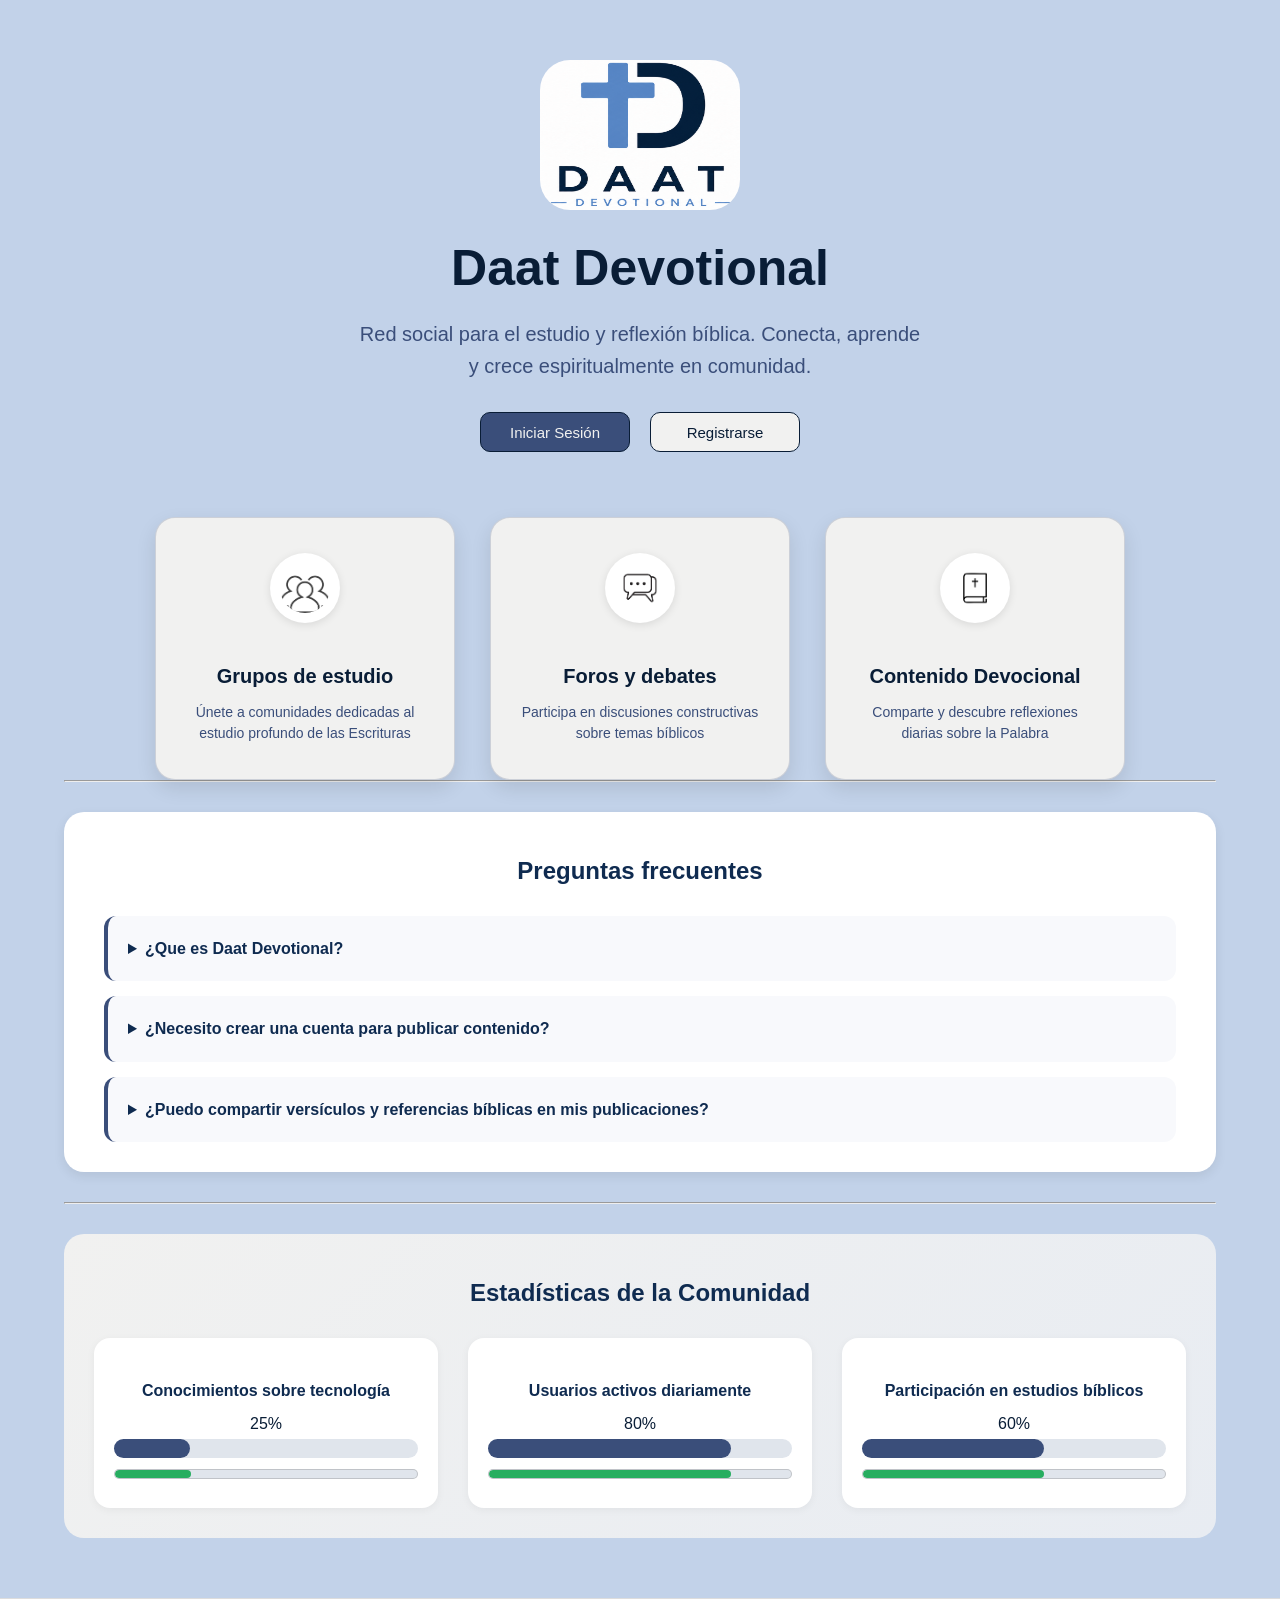
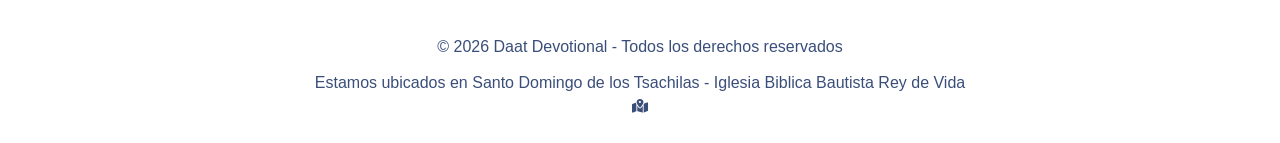
<file: index.html>
<!DOCTYPE html>
<html lang="es">
<head>
    <meta charset="UTF-8">
    <meta name="viewport" content="width=device-width, initial-scale=1.0">
    <title>Daat Devotional - Inicio</title>
    <link rel="icon" href="imagenes/mundo.png" type="image/x-icon">
    <link rel="stylesheet" href="css/general.css">
    <link rel="stylesheet" href="css/index.css">
    <link rel="stylesheet" href="https://cdnjs.cloudflare.com/ajax/libs/font-awesome/6.5.0/css/all.min.css">
</head>
<body id="bienvenida">
    <main>
        <!-- BLOQUE 1: PRESENTACIÓN PRINCIPAL -->
        <section id="presentacion">
            <div class="logo-principal">
                <img src="imagenes/LogoPrincipal.png" alt="Logo Principal">
            </div>
            <h1 class="titulo-principal">Daat Devotional</h1>
            <p class="subtitulo-principal">
                Red social para el estudio y reflexión bíblica. Conecta, aprende <br>
                y crece espiritualmente en comunidad.
            </p>
            <div class="botones">
                <a href="pages/formularios/login.html" class="btn-login">Iniciar Sesión</a>
                <a href="pages/formularios/registro.html" class="btn-registro">Registrarse</a>
            </div>
        </section>

        <!-- BLOQUE 2: TARJETAS DE INTERESES -->
        <section id="tarjetas">
            <article class="card">
                <img src="imagenes/usuarios.png" alt="Usuarios">
                <h2>Grupos de estudio</h2>
                <p>Únete a comunidades dedicadas al estudio profundo de las Escrituras</p>
            </article>
            <article class="card">
                <img src="imagenes/mensaje.png" alt="Foros">
                <h2>Foros y debates</h2>
                <p>Participa en discusiones constructivas sobre temas bíblicos</p>
            </article>
            <article class="card">
                <img src="imagenes/biblia.png" alt="Biblia">
                <h2>Contenido Devocional</h2>
                <p>Comparte y descubre reflexiones diarias sobre la Palabra</p>
            </article>
        </section>

        <hr class="separador">

        <!-- BLOQUE 3: PREGUNTAS FRECUENTES -->
        <aside id="preguntas-frecuentes">
            <h2 style="text-align: center;">Preguntas frecuentes</h2>
            <details>
                <summary>¿Que es Daat Devotional?</summary>
                <p>Daat Devotional es una red social enfocada en la divulgación de contenido de estudio bíblico para crecer espiritualmente y mantener una buena coinonia</p>
            </details>
            <details>
                <summary>¿Necesito crear una cuenta para publicar contenido?</summary>
                <p>Sí, necesitas registrarte e iniciar sesión para compartir reflexiones, comentar publicaciones y participar en grupos o foros.</p>
            </details>
            <details>
                <summary>¿Puedo compartir versículos y referencias bíblicas en mis publicaciones?</summary>
                <p>Sí, cada usuario puede agregar reflexiones personales, versículos bíblicos y referencias para compartir mensajes de fe con la comunidad.</p>
            </details>
        </aside>

        <hr class="separador">

        <!-- BLOQUE 4: ESTADÍSTICAS -->
        <section id="estadisticas">
            <h2>Estadísticas de la Comunidad</h2>
            <div class="grupo-estadisticas">
                <div class="item-estadistica">
                    <p><strong>Conocimientos sobre tecnología</strong></p>
                    <span>25%</span>
                    <progress value="25" max="100"></progress>
                    <meter value="25" min="0" max="100"></meter>
                </div>
                <div class="item-estadistica">
                    <p><strong>Usuarios activos diariamente</strong></p>
                    <span>80%</span>
                    <progress value="80" max="100"></progress>
                    <meter value="80" min="0" max="100"></meter>
                </div>
                <div class="item-estadistica">
                    <p><strong>Participación en estudios bíblicos</strong></p>
                    <span>60%</span>
                    <progress value="60" max="100"></progress>
                    <meter value="60" min="0" max="100"></meter>
                </div>
            </div>
        </section>
    </main>

    <footer>
        <p>&copy; 2026 Daat Devotional - Todos los derechos reservados</p>
        <p>Estamos ubicados en Santo Domingo de los Tsachilas - Iglesia Biblica Bautista Rey de Vida</p>
        <a href="https://maps.app.goo.gl/roqSy7ny4ynnwmRu9" target="_blank" aria-label="Ubicación en mapa">
            <i class="fa-solid fa-map-location-dot"></i>
        </a>
    </footer>
</body>
</html>
</file>
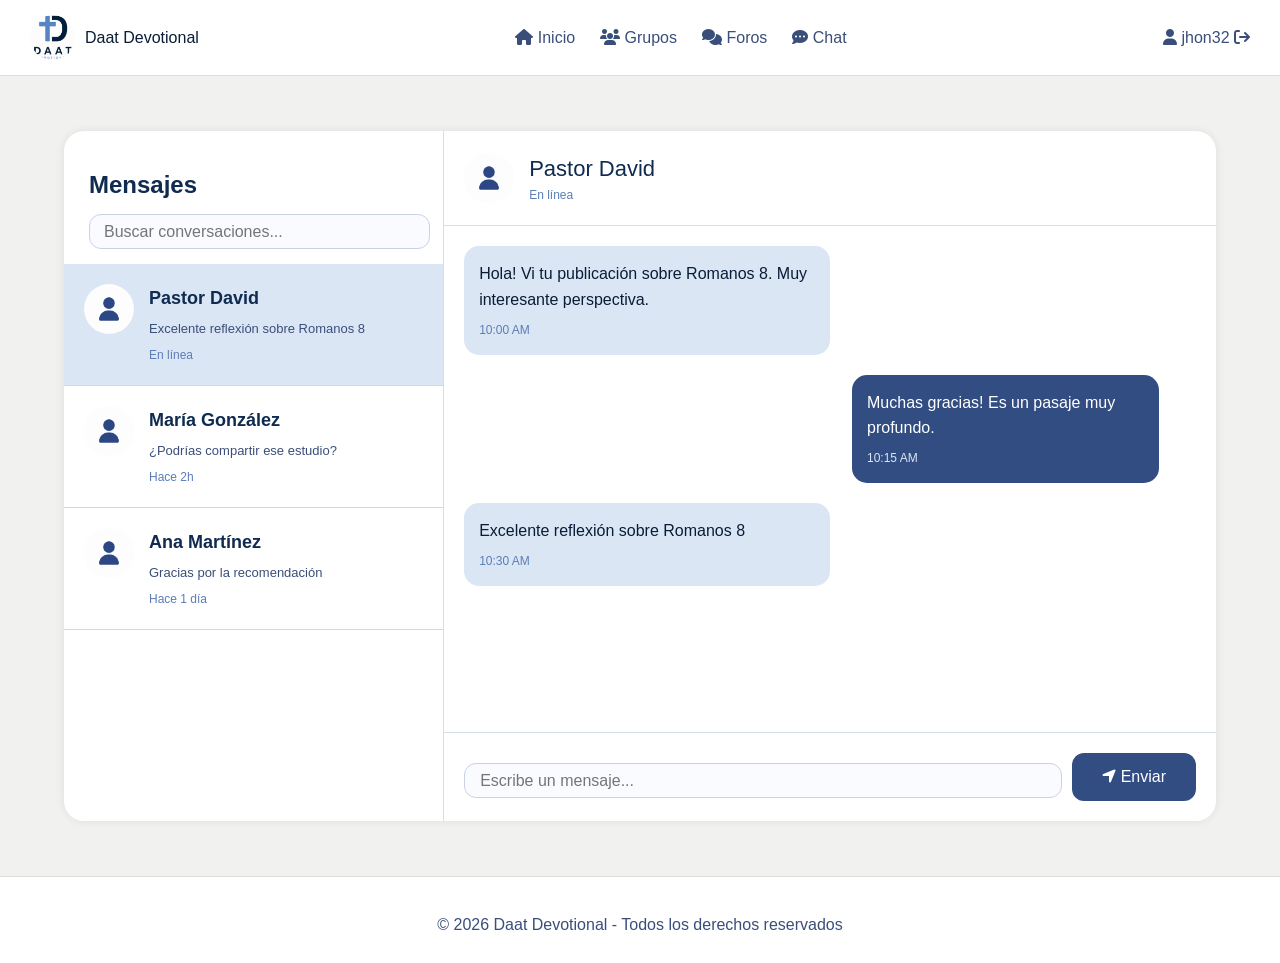
<file: pages/feed/chat.html>
<!DOCTYPE html>
<html lang="es">
<head>
    <meta charset="UTF-8">
    <meta name="viewport" content="width=device-width, initial-scale=1.0">
    <title>Chat - Daat Devotional</title>
    <link rel="icon" href="../../imagenes/chat.ico" type="image/x-icon">
    <link rel="stylesheet" href="../../css/general.css">
    <link rel="stylesheet" href="../../css/chat.css">
    <link rel="stylesheet" href="https://cdnjs.cloudflare.com/ajax/libs/font-awesome/6.5.0/css/all.min.css">
</head>
<body>
    <nav>
        <div class="nav-logo">
            <img src="../../imagenes/LogoPrincipal.png" alt="Logo">
            <div>Daat Devotional</div>
        </div>
        <div class="nav-links">
            <a href="inicio.html"><i class="fa-solid fa-house"></i> Inicio</a>
            <a href="grupos.html"><i class="fa-solid fa-users"></i> Grupos</a>
            <a href="foros.html"><i class="fa-solid fa-comments"></i> Foros</a>
            <a href="chat.html"><i class="fa-solid fa-comment-dots"></i> Chat</a>
        </div>
        <div class="nav-usuario">
            <a href="../usuario/perfil.html">
                <i class="fa-solid fa-user"></i> jhon32
            </a>
            <a href="../../index.html" class="nav-salir">
                <i class="fa-solid fa-arrow-right-from-bracket"></i>
            </a>
        </div>
    </nav>

    <main>
        <section id="chat-principal">
            <div class="panel-izquierdo">
                <h2>Mensajes</h2>
                <input type="text" placeholder="Buscar conversaciones...">

                <div class="contacto contacto-activo">
                    <img src="../../imagenes/Perfil.png" alt="Perfil">
                    <div class="contacto-info">
                        <h3>Pastor David</h3>
                        <p>Excelente reflexión sobre Romanos 8</p>
                        <div class="estado">En línea</div>
                    </div>
                </div>

                <div class="contacto">
                    <img src="../../imagenes/Perfil.png" alt="Perfil">
                    <div class="contacto-info">
                        <h3>María González</h3>
                        <p>¿Podrías compartir ese estudio?</p>
                        <div class="estado">Hace 2h</div>
                    </div>
                </div>

                <div class="contacto">
                    <img src="../../imagenes/Perfil.png" alt="Perfil">
                    <div class="contacto-info">
                        <h3>Ana Martínez</h3>
                        <p>Gracias por la recomendación</p>
                        <div class="estado">Hace 1 día</div>
                    </div>
                </div>
            </div>

            <div class="panel-derecho">
                <div class="chat-header">
                    <img src="../../imagenes/Perfil.png" alt="Perfil">
                    <div class="chat-titulo">
                        <div class="nombre">Pastor David</div>
                        <div class="estado-header">En línea</div>
                    </div>
                </div>

                <div class="mensajes">
                    <div class="mensaje-recibido">
                        Hola! Vi tu publicación sobre Romanos 8. Muy interesante perspectiva.
                        <div class="hora">10:00 AM</div>
                    </div>
                    <div class="mensaje-enviado">
                        Muchas gracias! Es un pasaje muy profundo.
                        <div class="hora">10:15 AM</div>
                    </div>
                    <div class="mensaje-recibido">
                        Excelente reflexión sobre Romanos 8
                        <div class="hora">10:30 AM</div>
                    </div>
                </div>

                <div class="chat-input">
                    <input type="text" placeholder="Escribe un mensaje...">
                    <button><i class="fa-solid fa-location-arrow"></i> Enviar</button>
                </div>
            </div>
        </section>
    </main>

    <footer>
        <p>&copy; 2026 Daat Devotional - Todos los derechos reservados</p>
    </footer>
</body>
</html>
</file>
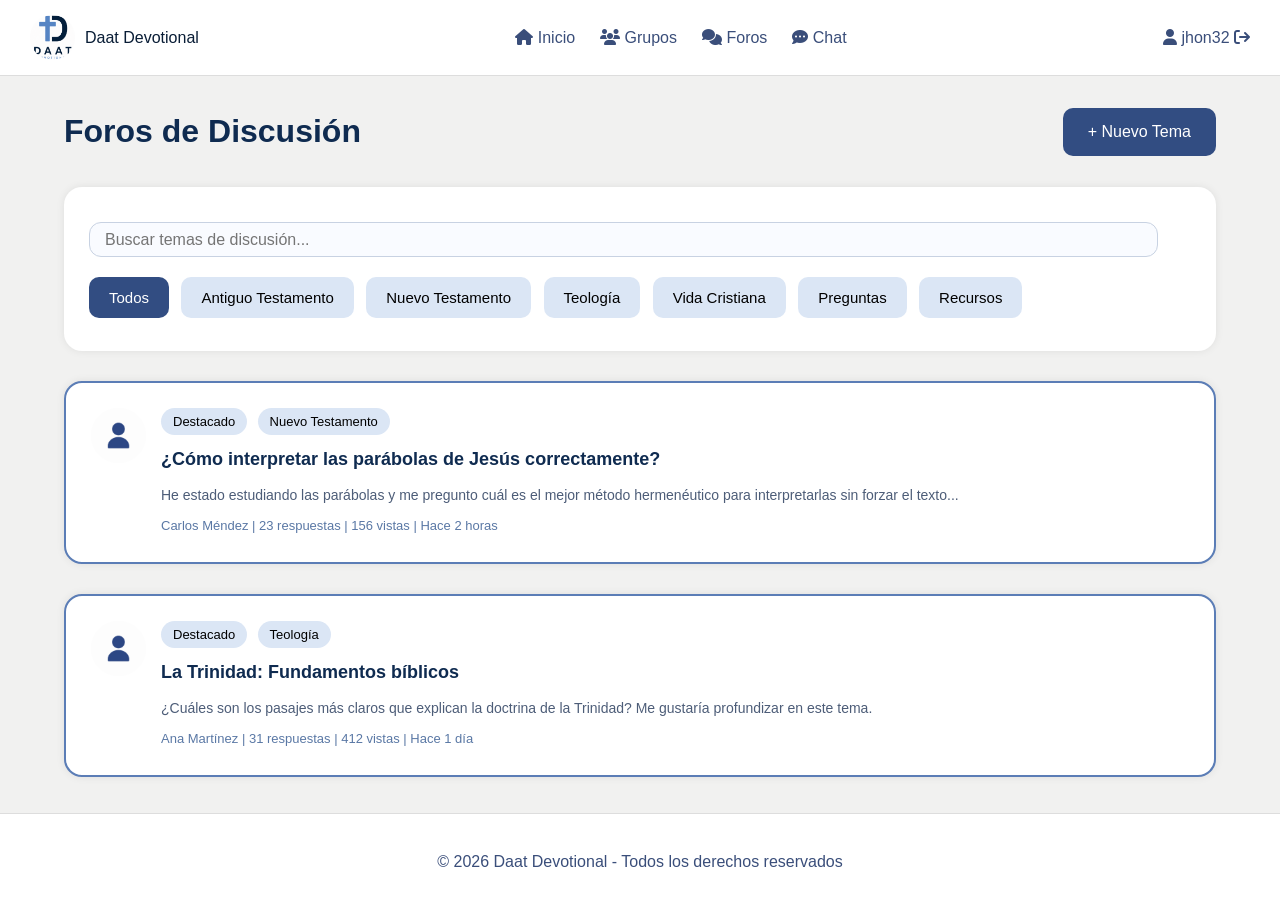
<file: pages/feed/foros.html>
<!DOCTYPE html>
<html lang="es">
<head>
    <meta charset="UTF-8">
    <meta name="viewport" content="width=device-width, initial-scale=1.0">
    <title>Foros - Daat Devotional</title>
    <link rel="icon" href="../../imagenes/foro.ico" type="image/x-icon">
    <link rel="stylesheet" href="../../css/general.css">
    <link rel="stylesheet" href="../../css/foros.css">
    <link rel="stylesheet" href="https://cdnjs.cloudflare.com/ajax/libs/font-awesome/6.5.0/css/all.min.css">
</head>
<body>
    <nav>
        <div class="nav-logo">
            <img src="../../imagenes/LogoPrincipal.png" alt="Logo">
            <div>Daat Devotional</div>
        </div>
        <div class="nav-links">
            <a href="inicio.html"><i class="fa-solid fa-house"></i> Inicio</a>
            <a href="grupos.html"><i class="fa-solid fa-users"></i> Grupos</a>
            <a href="foros.html"><i class="fa-solid fa-comments"></i> Foros</a>
            <a href="chat.html"><i class="fa-solid fa-comment-dots"></i> Chat</a>
        </div>
        <div class="nav-usuario">
            <a href="../usuario/perfil.html">
                <i class="fa-solid fa-user"></i> jhon32
            </a>
            <a href="../../index.html" class="nav-salir">
                <i class="fa-solid fa-arrow-right-from-bracket"></i>
            </a>
        </div>
    </nav>

    <main>
        <section id="lista-temas">
            <div class="titulo-seccion">
                <h1>Foros de Discusión</h1>
                <button class="btn-nuevo">+ Nuevo Tema</button>
            </div>

            <div class="buscador">
                <input type="text" placeholder="Buscar temas de discusión...">
                <div class="menu-filtro">
                    <button class="btn-activo">Todos</button>
                    <button class="btn-inactivo">Antiguo Testamento</button>
                    <button class="btn-inactivo">Nuevo Testamento</button>
                    <button class="btn-inactivo">Teología</button>
                    <button class="btn-inactivo">Vida Cristiana</button>
                    <button class="btn-inactivo">Preguntas</button>
                    <button class="btn-inactivo">Recursos</button>
                </div>
            </div>

            <article class="tema">
                <img src="../../imagenes/Perfil.png" alt="Perfil">
                <div class="tema-contenido">
                    <div class="etiquetas">
                        <button class="btn-etiqueta">Destacado</button>
                        <button class="btn-etiqueta">Nuevo Testamento</button>
                    </div>
                    <h2>¿Cómo interpretar las parábolas de Jesús correctamente?</h2>
                    <p>He estado estudiando las parábolas y me pregunto cuál es el mejor método hermenéutico para interpretarlas sin forzar el texto...</p>
                    <div class="tema-meta">Carlos Méndez | 23 respuestas | 156 vistas | Hace 2 horas</div>
                </div>
            </article>

            <article class="tema">
                <img src="../../imagenes/Perfil.png" alt="Perfil">
                <div class="tema-contenido">
                    <div class="etiquetas">
                        <button class="btn-etiqueta">Destacado</button>
                        <button class="btn-etiqueta">Teología</button>
                    </div>
                    <h2>La Trinidad: Fundamentos bíblicos</h2>
                    <p>¿Cuáles son los pasajes más claros que explican la doctrina de la Trinidad? Me gustaría profundizar en este tema.</p>
                    <div class="tema-meta">Ana Martínez | 31 respuestas | 412 vistas | Hace 1 día</div>
                </div>
            </article>
        </section>
    </main>

    <footer>
        <p>&copy; 2026 Daat Devotional - Todos los derechos reservados</p>
    </footer>
</body>
</html>
</file>
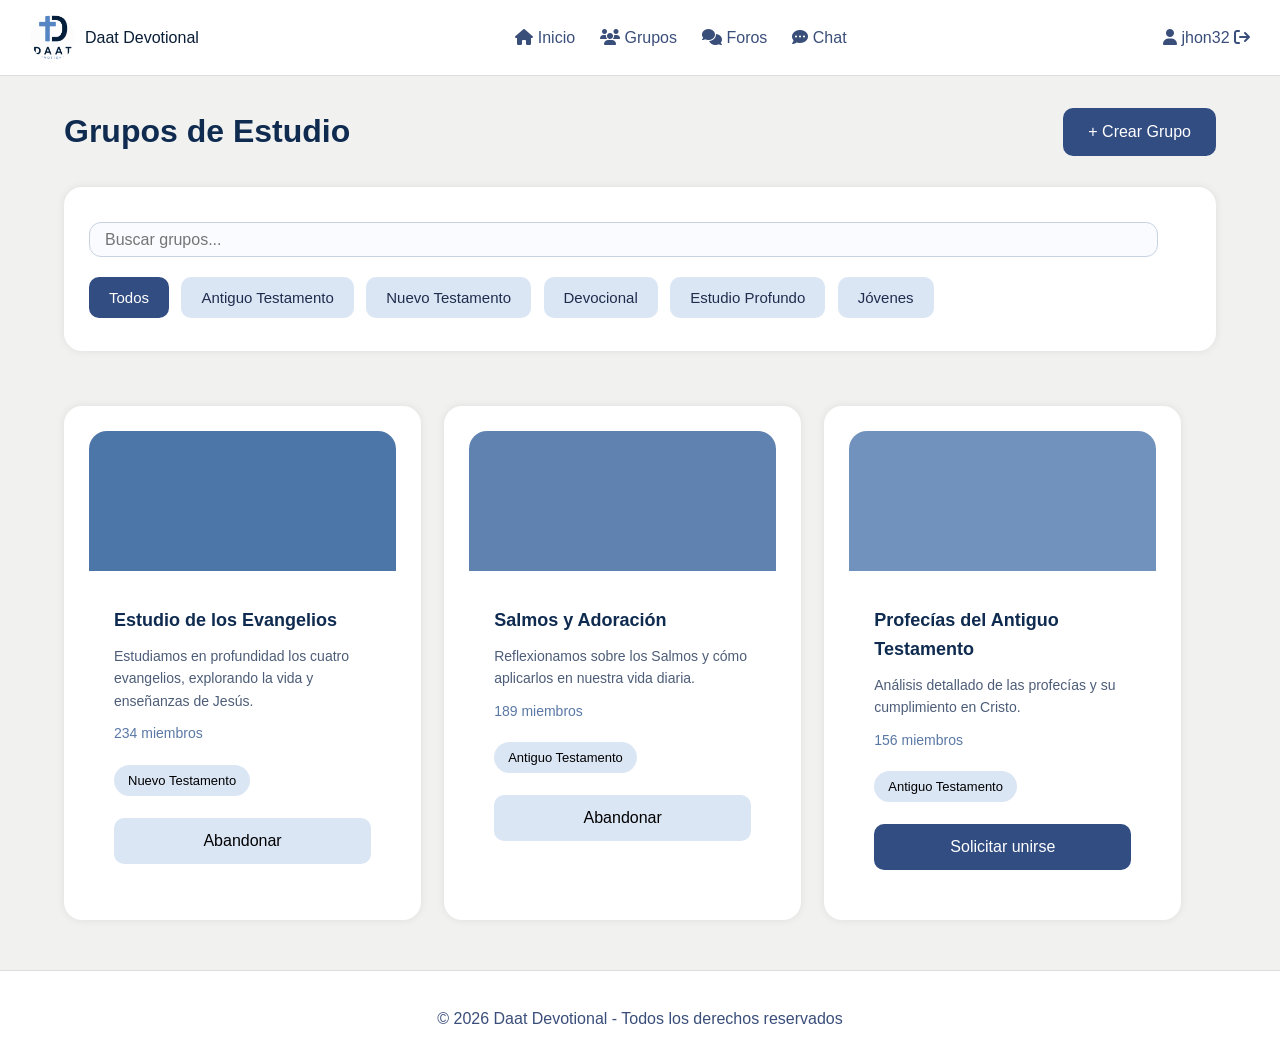
<file: pages/feed/grupos.html>
<!DOCTYPE html>
<html lang="es">
<head>
    <meta charset="UTF-8">
    <meta name="viewport" content="width=device-width, initial-scale=1.0">
    <title>Grupos - Daat Devotional</title>
    <link rel="icon" href="../../imagenes/grupos.ico" type="image/x-icon">
    <link rel="stylesheet" href="../../css/general.css">
    <link rel="stylesheet" href="../../css/grupos.css">
    <link rel="stylesheet" href="https://cdnjs.cloudflare.com/ajax/libs/font-awesome/6.5.0/css/all.min.css">
</head>
<body>
    <nav>
        <div class="nav-logo">
            <img src="../../imagenes/LogoPrincipal.png" alt="Logo">
            <div>Daat Devotional</div>
        </div>
        <div class="nav-links">
            <a href="inicio.html"><i class="fa-solid fa-house"></i> Inicio</a>
            <a href="grupos.html"><i class="fa-solid fa-users"></i> Grupos</a>
            <a href="foros.html"><i class="fa-solid fa-comments"></i> Foros</a>
            <a href="chat.html"><i class="fa-solid fa-comment-dots"></i> Chat</a>
        </div>
        <div class="nav-usuario">
            <a href="../usuario/perfil.html">
                <i class="fa-solid fa-user"></i> jhon32
            </a>
            <a href="../../index.html" class="nav-salir">
                <i class="fa-solid fa-arrow-right-from-bracket"></i>
            </a>
        </div>
    </nav>

    <main>
        <section id="grupos-estudio">
            <div class="titulo-seccion">
                <h1>Grupos de Estudio</h1>
                <button class="btn-crear">+ Crear Grupo</button>
            </div>

            <div class="buscador">
                <input type="text" placeholder="Buscar grupos...">
                <div class="menu-filtro">
                    <button class="btn-activo">Todos</button>
                    <button class="btn-inactivo">Antiguo Testamento</button>
                    <button class="btn-inactivo">Nuevo Testamento</button>
                    <button class="btn-inactivo">Devocional</button>
                    <button class="btn-inactivo">Estudio Profundo</button>
                    <button class="btn-inactivo">Jóvenes</button>
                </div>
            </div>

            <div class="tarjetas">
                <article class="card-grupo">
                    <div class="card-banner card-banner-1"></div>
                    <div class="card-contenido">
                        <h2>Estudio de los Evangelios</h2>
                        <p>Estudiamos en profundidad los cuatro evangelios, explorando la vida y enseñanzas de Jesús.</p>
                        <div class="card-miembros">234 miembros</div>
                        <button class="btn-etiqueta">Nuevo Testamento</button>
                        <button class="btn-abandonar">Abandonar</button>
                    </div>
                </article>

                <article class="card-grupo">
                    <div class="card-banner card-banner-2"></div>
                    <div class="card-contenido">
                        <h2>Salmos y Adoración</h2>
                        <p>Reflexionamos sobre los Salmos y cómo aplicarlos en nuestra vida diaria.</p>
                        <div class="card-miembros">189 miembros</div>
                        <button class="btn-etiqueta">Antiguo Testamento</button>
                        <button class="btn-abandonar">Abandonar</button>
                    </div>
                </article>

                <article class="card-grupo">
                    <div class="card-banner card-banner-3"></div>
                    <div class="card-contenido">
                        <h2>Profecías del Antiguo Testamento</h2>
                        <p>Análisis detallado de las profecías y su cumplimiento en Cristo.</p>
                        <div class="card-miembros">156 miembros</div>
                        <button class="btn-etiqueta">Antiguo Testamento</button>
                        <button class="btn-unirse">Solicitar unirse</button>
                    </div>
                </article>
            </div>
        </section>
    </main>

    <footer>
        <p>&copy; 2026 Daat Devotional - Todos los derechos reservados</p>
    </footer>
</body>
</html>
</file>
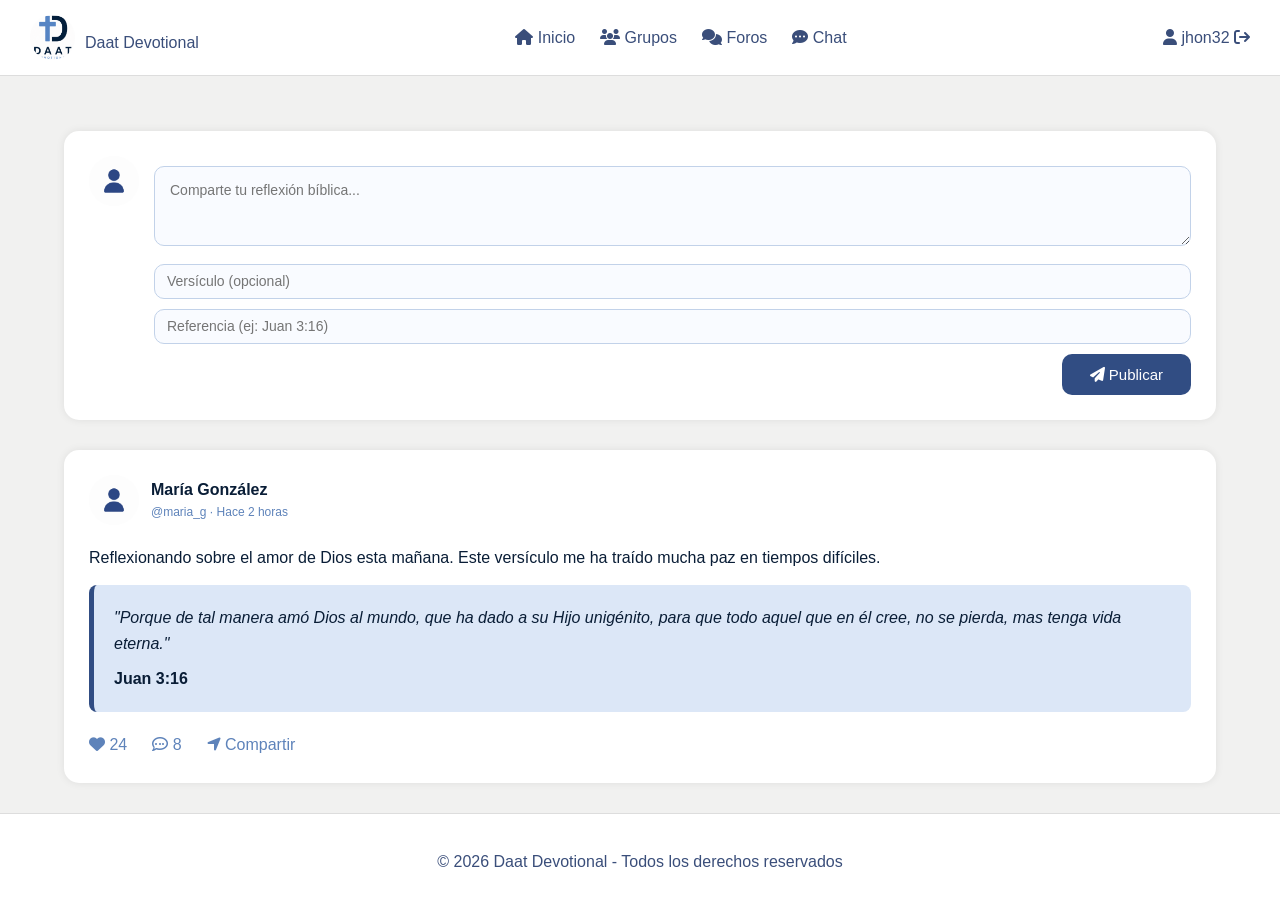
<file: pages/feed/inicio.html>
<!DOCTYPE html>
<html lang="es">
<head>
    <meta charset="UTF-8">
    <meta name="viewport" content="width=device-width, initial-scale=1.0">
    <title>Inicio Feed - Daat Devotional</title>
    <link rel="icon" href="../../imagenes/casita.ico" type="image/x-icon">
    <link rel="stylesheet" href="../../css/general.css">
    <link rel="stylesheet" href="../../css/inicio.css">
    <link rel="stylesheet" href="https://cdnjs.cloudflare.com/ajax/libs/font-awesome/6.5.0/css/all.min.css">
</head>
<body>
    <nav>
        <div class="nav-logo">
            <img src="../../imagenes/LogoPrincipal.png" alt="Logo">
            <p>Daat Devotional</p>
        </div>
        <div class="nav-links">
            <a href="inicio.html"><i class="fa-solid fa-house"></i> Inicio</a>
            <a href="grupos.html"><i class="fa-solid fa-users"></i> Grupos</a>
            <a href="foros.html"><i class="fa-solid fa-comments"></i> Foros</a>
            <a href="chat.html"><i class="fa-solid fa-comment-dots"></i> Chat</a>
        </div>
        <div class="nav-usuario">
            <a href="../usuario/perfil.html">
                <i class="fa-solid fa-user"></i> jhon32
            </a>
            <a href="../../index.html" class="nav-salir">
                <i class="fa-solid fa-arrow-right-from-bracket"></i>
            </a>
        </div>
    </nav>

    <main>
        <section id="feed-publicaciones">
            <!-- Sección para publicar -->
            <article class="publicar">
                <img src="../../imagenes/Perfil.png" alt="Perfil">
                <div class="publicar-form">
                    <textarea placeholder="Comparte tu reflexión bíblica..."></textarea>
                    <input type="text" placeholder="Versículo (opcional)">
                    <input type="text" placeholder="Referencia (ej: Juan 3:16)">
                    <div class="boton-publicar">
                        <button><i class="fa-solid fa-paper-plane"></i> Publicar</button>
                    </div>
                </div>
            </article>

            <!-- Publicación 1 -->
            <article class="publicacion">
                <div class="publicacion-header">
                    <img src="../../imagenes/Perfil.png" alt="Perfil">
                    <div class="publicacion-autor">
                        <strong>María González</strong>
                        <div class="publicacion-fecha">@maria_g · Hace 2 horas</div>
                    </div>
                </div>
                <p>
                    Reflexionando sobre el amor de Dios esta mañana. Este versículo me ha traído mucha paz en tiempos
                    difíciles.
                </p>
                <div class="versiculo">
                    <i>
                        "Porque de tal manera amó Dios al mundo, que ha dado a su Hijo unigénito,
                        para que todo aquel que en él cree, no se pierda, mas tenga vida eterna."
                    </i>
                    <div class="referencia"><b>Juan 3:16</b></div>
                </div>
                <div class="acciones">
                    <div><i class="fa-solid fa-heart"></i> 24</div>
                    <div><i class="fa-regular fa-comment-dots"></i> 8</div>
                    <div><i class="fa-solid fa-location-arrow"></i> Compartir</div>
                </div>
            </article>
        </section>
    </main>

    <footer>
        <p>&copy; 2026 Daat Devotional - Todos los derechos reservados</p>
    </footer>
</body>
</html>
</file>
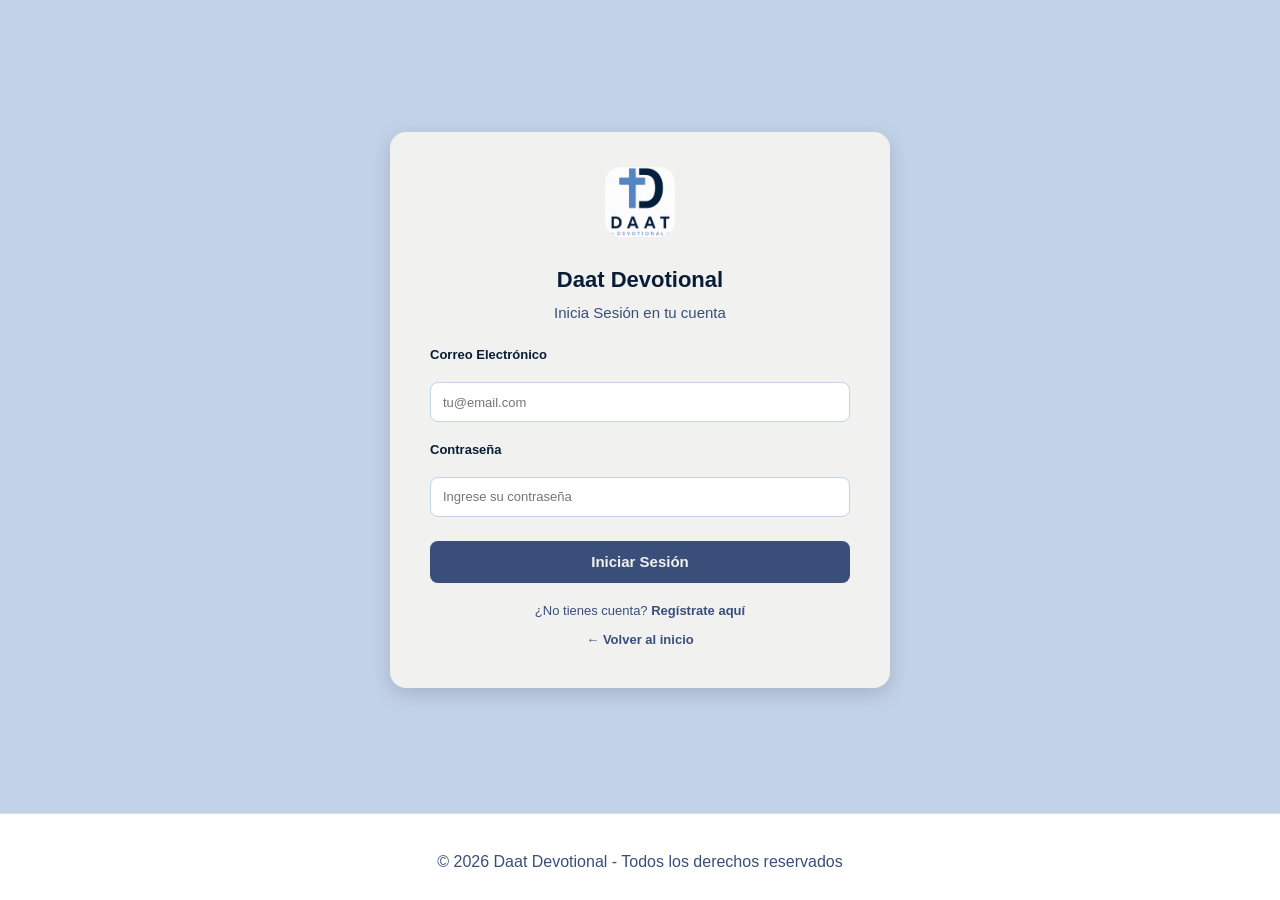
<file: pages/formularios/login.html>
<!DOCTYPE html>
<html lang="es">
<head>
    <meta charset="UTF-8">
    <meta name="viewport" content="width=device-width, initial-scale=1.0">
    <title>Login - Daat Devotional</title>
    <link rel="icon" href="../../imagenes/login.ico" type="image/x-icon">
    <link rel="stylesheet" href="../../css/general.css">
    <link rel="stylesheet" href="../../css/login.css">
</head>
<body id="login-page">
    <main>
        <section id="formulario-acceso">
            <div class="tarjeta-login">
                <img src="../../imagenes/LogoPrincipal.png" alt="Logo Principal">
                <h2>Daat Devotional</h2>
                <p>Inicia Sesión en tu cuenta</p>
                <form method="POST" action="../feed/inicio.html">
                    <label for="Correo">Correo Electrónico</label>
                    <input type="email" id="Correo" name="Correo" placeholder="tu@email.com" maxlength="320" minlength="10" required>
                    
                    <label for="Contrasena">Contraseña</label>
                    <input type="password" id="Contrasena" name="Contrasena" placeholder="Ingrese su contraseña" maxlength="8" minlength="8" required>
                    
                    <button type="submit">Iniciar Sesión</button>
                </form>
                <div class="enlaces-formulario">
                    <p>¿No tienes cuenta? <a href="registro.html"><b>Regístrate aquí</b></a></p>
                    <p><a href="../../index.html">← Volver al inicio</a></p>
                </div>
            </div>
        </section>
    </main>

    <footer>
        <p>&copy; 2026 Daat Devotional - Todos los derechos reservados</p>
    </footer>
</body>
</html>
</file>
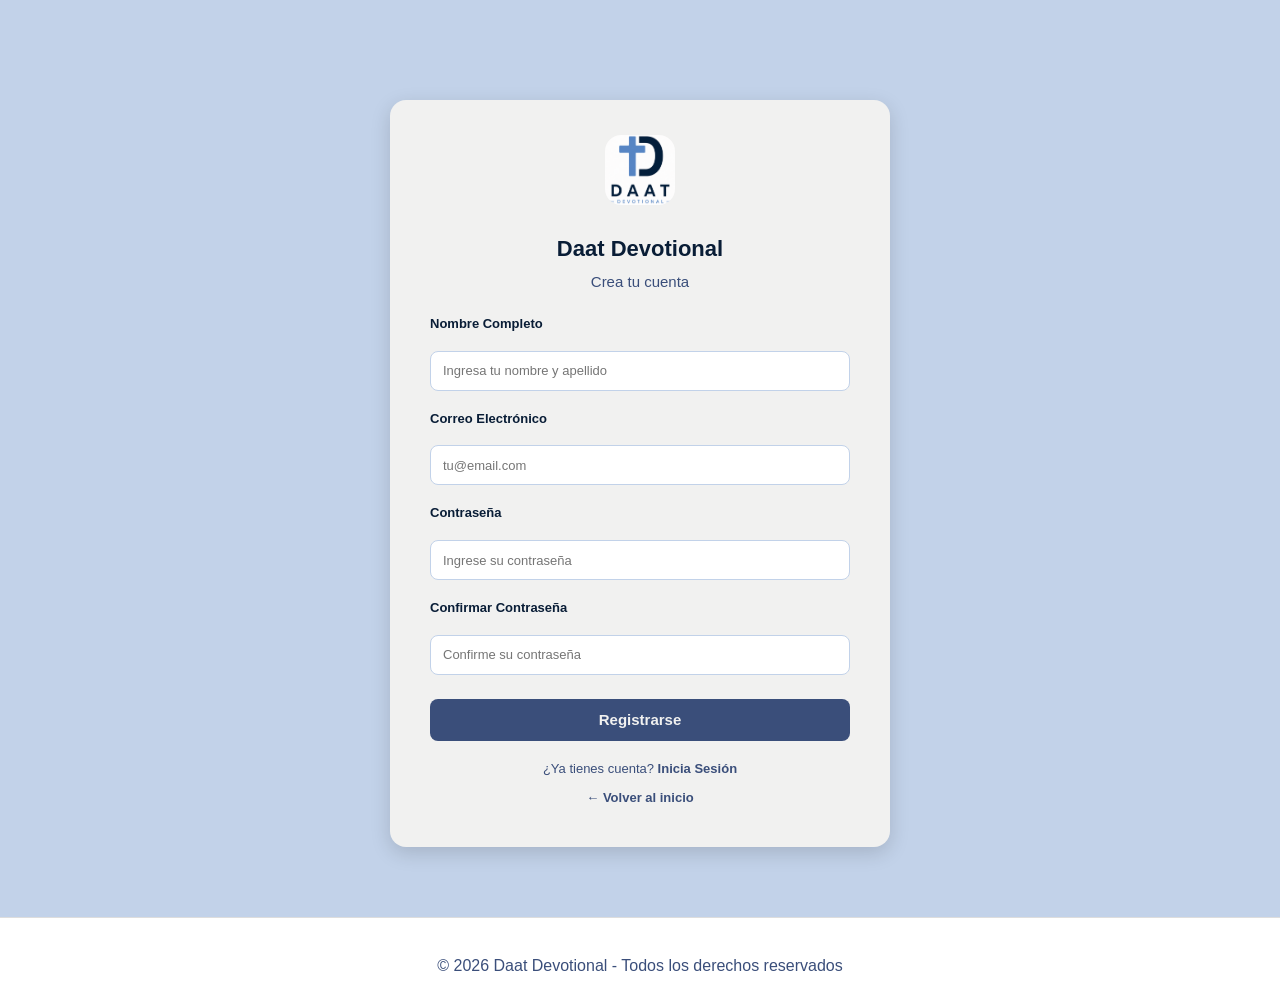
<file: pages/formularios/registro.html>
<!DOCTYPE html>
<html lang="es">
<head>
    <meta charset="UTF-8">
    <meta name="viewport" content="width=device-width, initial-scale=1.0">
    <title>Registro - Daat Devotional</title>
    <link rel="icon" href="../../imagenes/registro.ico" type="image/x-icon">
    <link rel="stylesheet" href="../../css/general.css">
    <link rel="stylesheet" href="../../css/registro.css">
</head>
<body id="registro-page">
    <main>
        <section id="formulario-registro">
            <div class="tarjeta-registro">
                <img src="../../imagenes/LogoPrincipal.png" alt="Logo Principal">
                <h2>Daat Devotional</h2>
                <p>Crea tu cuenta</p>
                <form method="POST" action="login.html">
                    <label for="Nombres">Nombre Completo</label>
                    <input type="text" id="Nombres" name="Nombres" placeholder="Ingresa tu nombre y apellido" maxlength="50" minlength="10" required>
                    
                    <label for="Correo">Correo Electrónico</label>
                    <input type="email" id="Correo" name="Correo" placeholder="tu@email.com" maxlength="320" minlength="10" required>
                    
                    <label for="Contrasena">Contraseña</label>
                    <input type="password" id="Contrasena" name="Contrasena" placeholder="Ingrese su contraseña" maxlength="8" minlength="8" required>
                    
                    <label for="Confirmar">Confirmar Contraseña</label>
                    <input type="password" id="Confirmar" name="Confirmar" placeholder="Confirme su contraseña" maxlength="8" minlength="8" required>
                    
                    <button type="submit">Registrarse</button>
                </form>
                <div class="enlaces-formulario">
                    <p>¿Ya tienes cuenta? <a href="login.html"><b>Inicia Sesión</b></a></p>
                    <p><a href="../../index.html">← Volver al inicio</a></p>
                </div>
            </div>
        </section>
    </main>

    <footer>
        <p>&copy; 2026 Daat Devotional - Todos los derechos reservados</p>
    </footer>
</body>
</html>
</file>
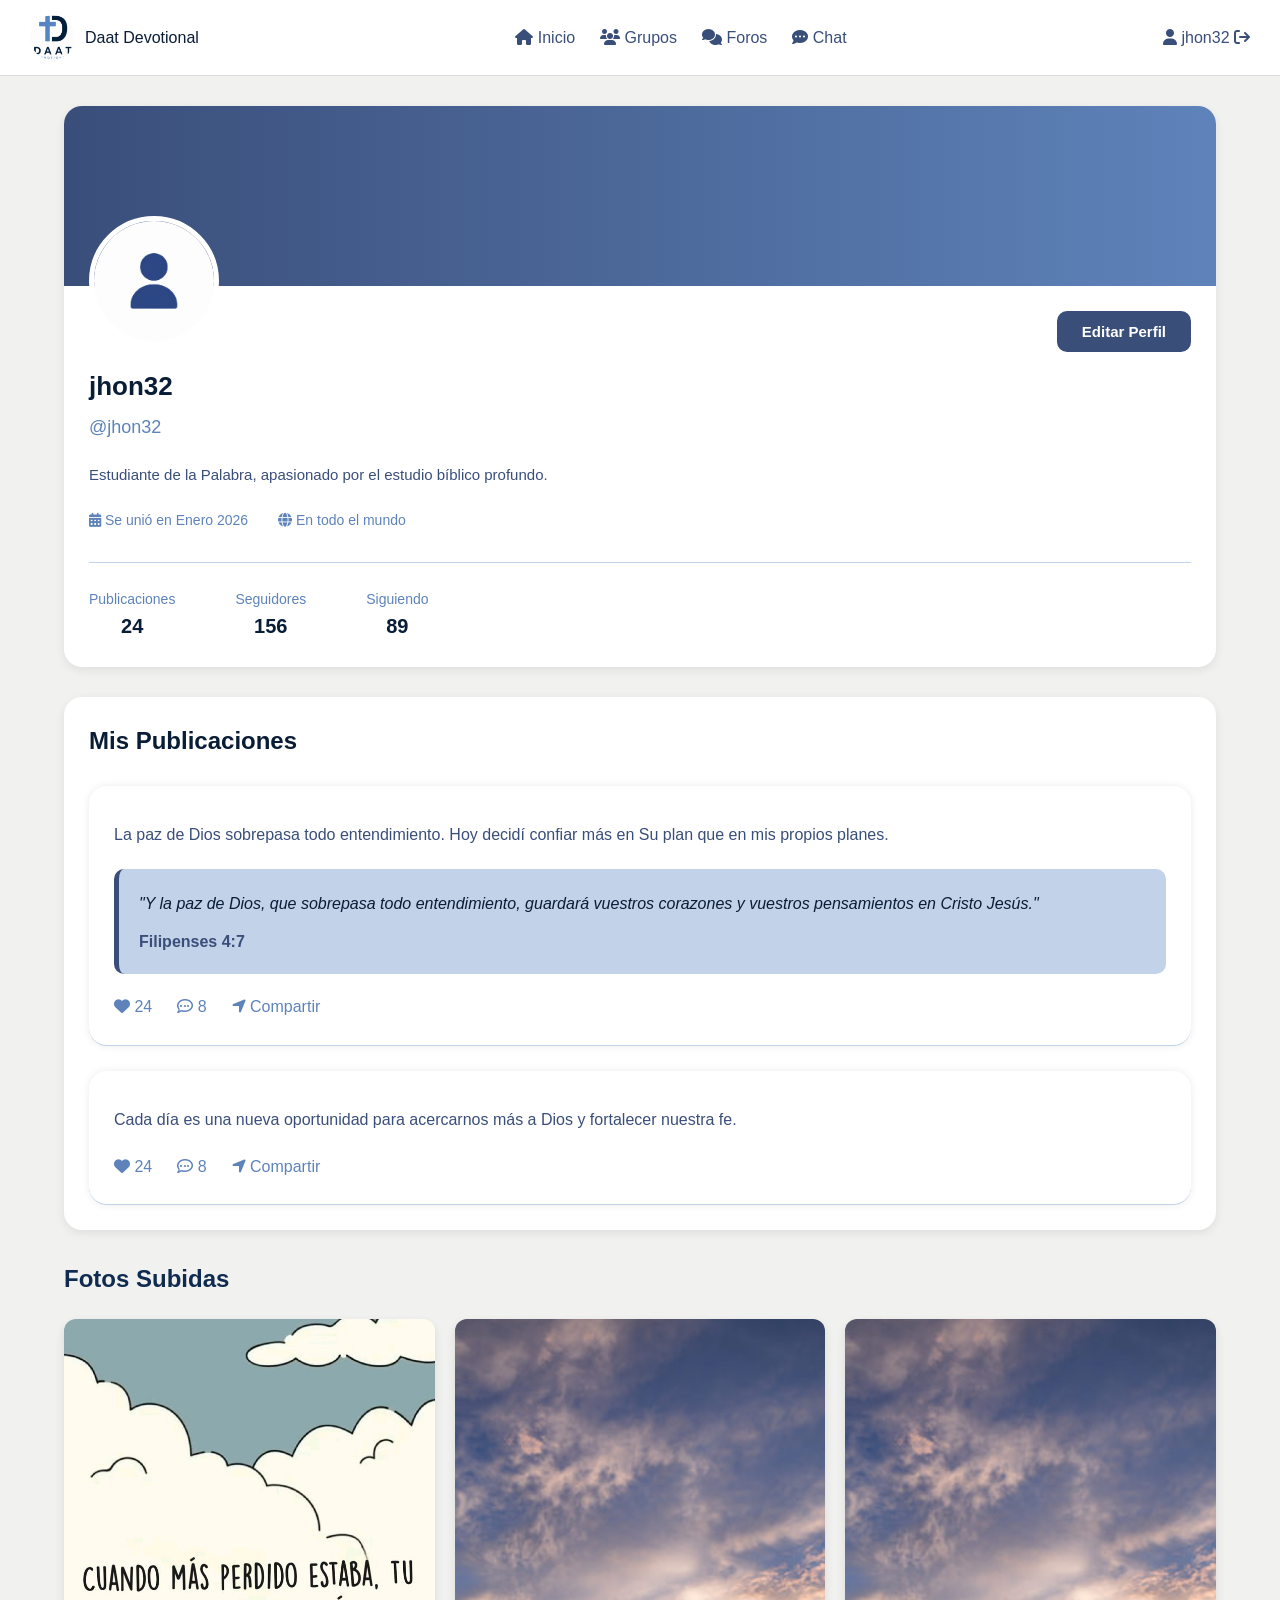
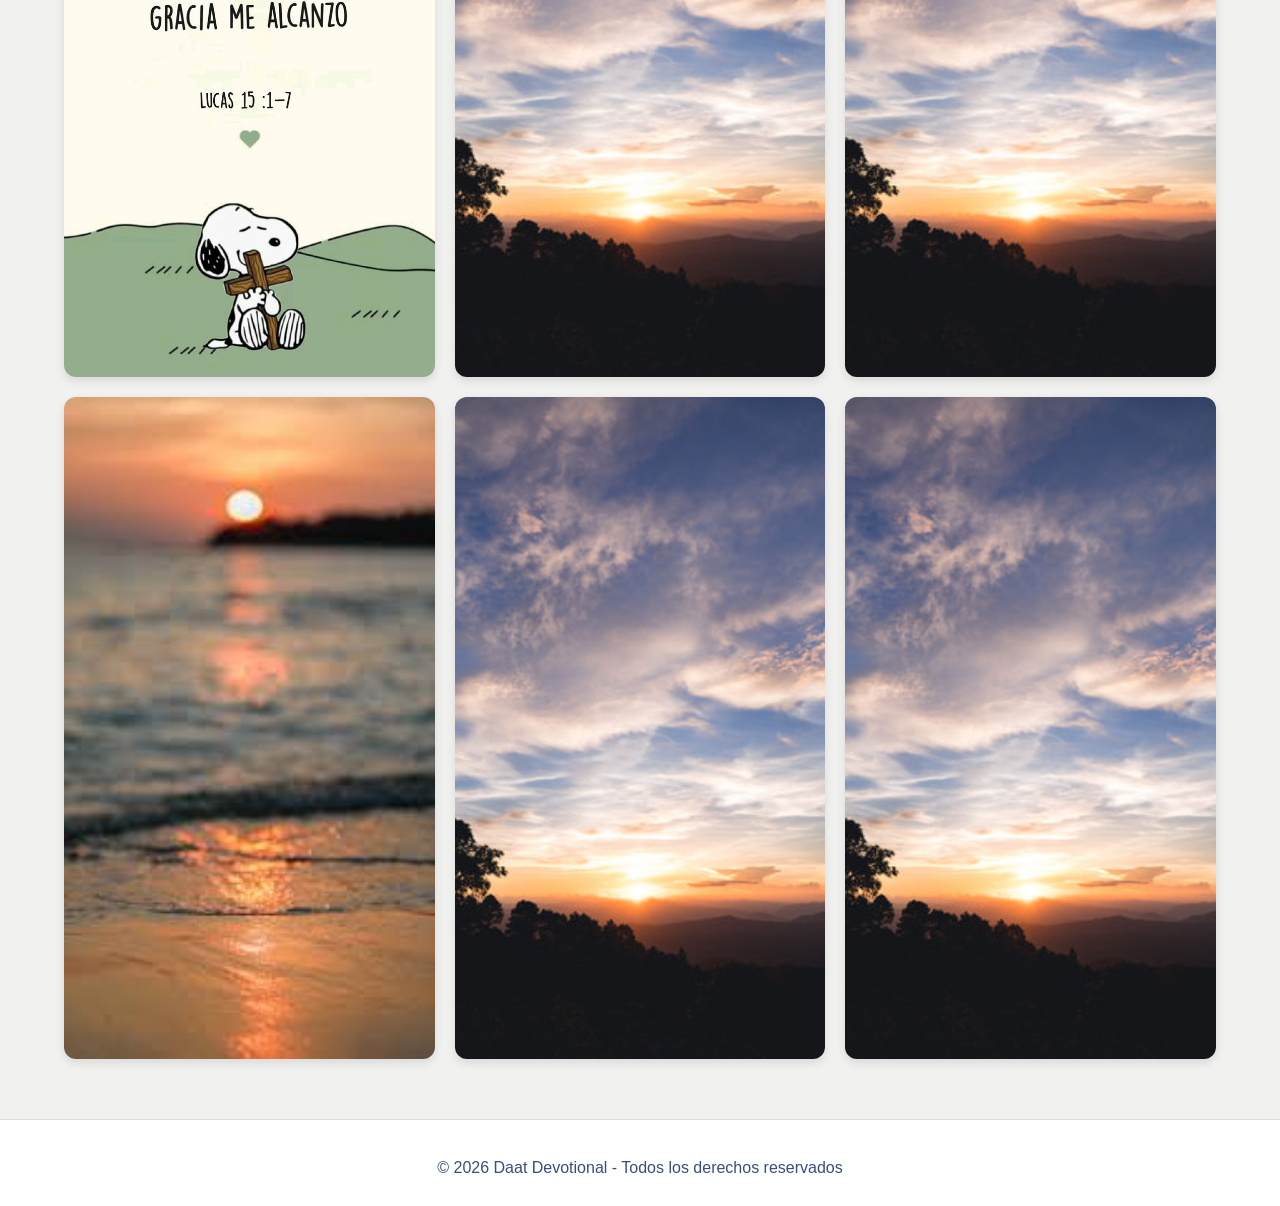
<file: pages/usuario/perfil.html>
<!DOCTYPE html>
<html lang="es">
<head>
    <meta charset="UTF-8">
    <meta name="viewport" content="width=device-width, initial-scale=1.0">
    <title>Perfil - Daat Devotional</title>
    <link rel="icon" href="../../imagenes/perfil.ico" type="image/x-icon">
    <link rel="stylesheet" href="../../css/general.css">
    <link rel="stylesheet" href="../../css/perfil.css">
    <link rel="stylesheet" href="https://cdnjs.cloudflare.com/ajax/libs/font-awesome/6.5.0/css/all.min.css">
</head>
<body>
    <nav>
        <div class="nav-logo">
            <img src="../../imagenes/LogoPrincipal.png" alt="Logo">
            <div>Daat Devotional</div>
        </div>
        <div class="nav-links">
            <a href="../feed/inicio.html"><i class="fa-solid fa-house"></i> Inicio</a>
            <a href="../feed/grupos.html"><i class="fa-solid fa-users"></i> Grupos</a>
            <a href="../feed/foros.html"><i class="fa-solid fa-comments"></i> Foros</a>
            <a href="../feed/chat.html"><i class="fa-solid fa-comment-dots"></i> Chat</a>
        </div>
        <div class="nav-usuario">
            <a href="perfil.html">
                <i class="fa-solid fa-user"></i> jhon32
            </a>
            <a href="../../index.html" class="nav-salir">
                <i class="fa-solid fa-arrow-right-from-bracket"></i>
            </a>
        </div>
    </nav>

    <main>
        <section id="perfil-usuario">
            <div class="tarjeta-perfil">
                <div class="banner-perfil"></div>
                <div class="perfil-info">
                    <img src="../../imagenes/Perfil.png" alt="Perfil">
                    <button class="btn-editar">Editar Perfil</button>

                    <div class="info-general">
                        <h1>jhon32</h1>
                        <div class="usuario">@jhon32</div>
                        <div class="bio">Estudiante de la Palabra, apasionado por el estudio bíblico profundo.</div>

                        <div class="info-enlaces">
                            <div><i class="fa-solid fa-calendar-days"></i> Se unió en Enero 2026</div>
                            <div><i class="fa-solid fa-globe"></i> En todo el mundo</div>
                        </div>

                        <div class="info-seguimiento">
                            <div class="stat">
                                <div class="stat-label">Publicaciones</div>
                                <div class="stat-valor">24</div>
                            </div>
                            <div class="stat">
                                <div class="stat-label">Seguidores</div>
                                <div class="stat-valor">156</div>
                            </div>
                            <div class="stat">
                                <div class="stat-label">Siguiendo</div>
                                <div class="stat-valor">89</div>
                            </div>
                        </div>
                    </div>
                </div>
            </div>
        </section>

        <section class="publicaciones-perfil">
            <h2>Mis Publicaciones</h2>

            <article class="post">
                <p>La paz de Dios sobrepasa todo entendimiento. Hoy decidí confiar más en Su plan que en mis propios planes.</p>
                <div class="post-versiculo">
                    <p>"Y la paz de Dios, que sobrepasa todo entendimiento, guardará vuestros corazones y vuestros pensamientos en Cristo Jesús."</p>
                    <div class="referencia">Filipenses 4:7</div>
                </div>
                <div class="acciones-post">
                    <div><i class="fa-solid fa-heart"></i> 24</div>
                    <div><i class="fa-regular fa-comment-dots"></i> 8</div>
                    <div><i class="fa-solid fa-location-arrow"></i> Compartir</div>
                </div>
            </article>

            <article class="post">
                <p>Cada día es una nueva oportunidad para acercarnos más a Dios y fortalecer nuestra fe.</p>
                <div class="acciones-post">
                    <div><i class="fa-solid fa-heart"></i> 24</div>
                    <div><i class="fa-regular fa-comment-dots"></i> 8</div>
                    <div><i class="fa-solid fa-location-arrow"></i> Compartir</div>
                </div>
            </article>
        </section>

        <section id="galeria-fotos">
            <h2>Fotos Subidas</h2>
            <div class="galeria">
                <img id="imagenes-subidas" src="../../imagenes/Snoppy.jpg" alt="Foto 1">
                <img id="imagenes-subidas" src="../../imagenes/atardecer1.jpg" alt="Foto 2">
                <img id="imagenes-subidas" src="../../imagenes/atardecer1.jpg" alt="Foto 3">
                <img id="imagenes-subidas" src="../../imagenes/atardecer.jpg" alt="Foto 4">
                <img id="imagenes-subidas" src="../../imagenes/atardecer1.jpg" alt="Foto 5">
                <img id="imagenes-subidas" src="../../imagenes/atardecer1.jpg" alt="Foto 6">
            </div>
        </section>
    </main>

    <footer>
        <p>&copy; 2026 Daat Devotional - Todos los derechos reservados</p>
    </footer>
</body>
</html>
</file>
<file: css/general.css>
/* ============================================================
   BLOQUE 1: CONFIGURACIÓN GENERAL
   Selector universal, body, fuente, fondo, color e interlineado.
   ============================================================ */
* {
    box-sizing: border-box;
    margin: 0;
    padding: 0;
}

html, body {
    height: 100%;
    margin: 0;
}

body {
    display: flex;
    flex-direction: column;
    font-family: 'Poppins', sans-serif;
    background-color: #f1f1f0;
    color: #091d36;
    line-height: 1.6;
}

/* ============================================================
   BLOQUE 2: TÍTULOS, PÁRRAFOS Y ENLACES
   ============================================================ */
h1 {
    font-size: 50px;
    text-align: center;
    color: #091d36;
    margin-top: 20px;
}

h2 {
    font-size: 24px;
    color: #091d36;
    margin-top: 10px;
}

h3 {
    font-size: 18px;
    color: #0f2b50;
    margin: 0;
}

p {
    color: #3a4e7a;
    font-size: 16px;
    margin-top: 10px;
    line-height: 1.6;
}

a {
    color: #3a4e7a;
    text-decoration: none;
}

a:hover {
    color: #091d36;
    text-decoration: underline;
}

/* ============================================================
   BLOQUE 3: ELEMENTOS SEMÁNTICOS PRINCIPALES
   ============================================================ */
header {
    background-color: white;
    padding: 15px 30px;
    border-bottom: 1px solid #ddd;
}

nav {
    display: flex;
    justify-content: space-between;
    background-color: white;
    padding: 15px 30px;
    border-bottom: 1px solid #ddd;
    flex-wrap: wrap;
    gap: 15px;
}

main {
    width: 90%;
    max-width: 1200px;
    margin: 30px auto;
    flex: 1;
}

section {
    margin-top: 30px;
}

article {
    background-color: white;
    border-radius: 18px;
    padding: 25px;
    margin-top: 25px;
    box-shadow: 0 0 8px rgba(0, 0, 0, 0.08);
}

aside {
    background-color: #f1f1f0;
    padding: 20px;
    border-radius: 10px;
}

footer {
    text-align: center;
    padding: 25px 20px;
    color: #3a4e7a;
    background-color: white;
    border-top: 1px solid #ddd;
    margin-top: auto;
    font-size: 14px;
}

/* ============================================================
   BLOQUE 4: MENÚ DE NAVEGACIÓN 
   ============================================================ */
nav {
    display: flex;
    justify-content: space-between;
    align-items: center;
    background-color: white;
    padding: 15px 30px;
    border-bottom: 1px solid #ddd;
}

.nav-logo {
    display: flex;
    align-items: center;
    gap: 10px;
}
 .nav-links{
    flex-direction: row;  
    color: #3a4e7a;
    text-decoration: none;
    display: flex;
    gap: 25px;
}

nav img {
    width: 45px;
    height: 45px;
    border-radius: 50px;
}

nav a {
    text-decoration: none;
    color: #3a4e7a;
}

nav a:hover {
    color: #091d36;
    font-weight: bold;
    text-decoration: none;
}

/* ============================================================
   BLOQUE 5: IMÁGENES Y MULTIMEDIA
   ============================================================ */
img {
    max-width: 100%;
    height: auto;
    border-radius: 10px;
}

figure {
    text-align: center;
    margin: 20px 0;
}

figcaption {
    font-size: 14px;
    color: #5e83ba;
    margin-top: 8px;
    font-style: italic;
}

/* ============================================================
   BLOQUE 6: FORMULARIOS
   ============================================================ */
form {
    margin-top: 10px;
}

label {
    display: block;
    margin-top: 25px;
    color: #091d36;
    font-size: 13px;
    font-weight: 600;
}

input, textarea, select {
    width: 100%;
    margin-top: 10px;
    border-radius: 5px;
    border: 1px solid #c2d2e9;
    padding: 0 10px;
    font-size: 14px;
    font-family: Poppins, sans-serif;
    color: #091d36;
    background-color: #f9fbff;
}

input {
    height: 35px;
}

textarea {
    height: 80px;
    padding: 12px;
    resize: vertical;
}

select {
    height: 38px;
}

input:focus, textarea:focus, select:focus {
    outline: none;
    border-color: #3a4e7a;
    box-shadow: 0 0 4px rgba(58, 78, 122, 0.3);
}

button {
    border-radius: 10px;
    padding: 12px 20px;
    font-family: Poppins, sans-serif;
    font-size: 15px;
    cursor: pointer;
    border: none;
    transition: background-color 0.2s, transform 0.15s;
}

button:hover {
    transform: scale(1.05);
    opacity: 0.92;
}

form button {
    width: 100%;
    height: 38px;
    border-radius: 5px;
    background-color: #3a4e7a;
    color: #f1f1f0;
    text-align: center;
    margin-top: 25px;
    font-size: 14px;
}

form button:hover {
    background-color: #091d36;
    transform: scale(1.03);
}

/* ============================================================
   BLOQUE 7: TABLAS
   ============================================================ */
table {
    border-collapse: collapse;
    width: 100%;
    margin-top: 20px;
    background-color: white;
    border-radius: 10px;
    overflow: hidden;
    box-shadow: 0 0 8px rgba(0, 0, 0, 0.06);
}

thead {
    background-color: #3a4e7a;
    color: white;
}

th, td {
    padding: 14px 18px;
    text-align: left;
    font-size: 14px;
}

tbody tr {
    border-bottom: 1px solid #c2d2e9;
}

tbody tr:hover {
    background-color: #dbe6f5;
}
</file>
<file: css/index.css>
/* ============================================================
   BLOQUE 1: PRESENTACIÓN PRINCIPAL
   ============================================================ */
#presentacion {
    text-align: center;
    margin-bottom: 40px;
}

#bienvenida {
    background-color: #c2d2e9;
}

.logo-principal img {
    border-radius: 30px;
    height: 150px;
    width: 200px;
}

.titulo-principal {
    font-size: 50px;
    color: #091d36;
    margin-top: 10px;
}

.subtitulo-principal {
    color: #3a4e7a;
    font-size: 20px;
    margin-top: 10px;
}

.botones {
    display: flex;
    justify-content: center;
    gap: 20px;
    margin-top: 30px;
}

.btn-login, .btn-registro {
    display: inline-block;
    width: 150px;
    height: 40px;
    line-height: 40px;
    text-align: center;
    border-radius: 10px;
    font-family: Poppins, sans-serif;
    font-size: 15px;
    cursor: pointer;
    transition: transform 0.2s;
}

.btn-login {
    background-color: #3a4e7a;
    color: #f1f1f0;
    border: 1px solid #091d36;
}

.btn-login:hover {
    background-color: #091d36;
    transform: scale(1.08);
    color: #f1f1f0;
}

.btn-registro {
    background-color: #f1f1f0;
    color: #091d36;
    border: 1px solid #091d36;
}

.btn-registro:hover {
    background-color: #c2d2e9;
    transform: scale(1.08);
    color: #091d36;
}

/* ============================================================
   BLOQUE 2: TARJETAS DE SERVICIOS CON FLEXBOX MEJORADO
   ============================================================ */
#tarjetas {
    display: flex;
    justify-content: center;
    align-items: stretch;
    gap: 35px;
    flex-wrap: wrap;
    margin-top: 40px;
}

.card {
    flex: 1;
    min-width: 250px;
    max-width: 300px;
    padding: 35px 25px;
    text-align: center;
    background-color: #f1f1f0;
    border-radius: 20px;
    box-shadow: 0px 8px 20px rgba(0, 0, 0, 0.1);
    transition: transform 0.3s ease, box-shadow 0.3s ease;
    border: 1px solid rgba(58, 78, 122, 0.2);
}

.card:hover {
    transform: translateY(-8px);
    box-shadow: 0px 15px 30px rgba(0, 0, 0, 0.15);
    border-color: #3a4e7a;
}

.card img {
    width: 70px;
    height: 70px;
    border-radius: 50%;
    margin-bottom: 15px;
    padding: 10px;
    background-color: white;
    box-shadow: 0 2px 8px rgba(0, 0, 0, 0.1);
}

.card h2 {
    color: #091d36;
    font-size: 20px;
    margin: 15px 0 10px;
}

.card p {
    color: #3a4e7a;
    font-size: 14px;
    line-height: 1.5;
    margin: 0;
}

/* ============================================================
   BLOQUE 3: PREGUNTAS FRECUENTES MEJORADO
   ============================================================ */
#preguntas-frecuentes {
    text-align: left;
    margin: 30px auto;
    background-color: white;
    border-radius: 20px;
    padding: 30px 40px;
    box-shadow: 0 4px 12px rgba(0, 0, 0, 0.08);
}

#preguntas-frecuentes h2 {
    text-align: center;
    margin-bottom: 25px;
    color: #0f2b50;
}

#preguntas-frecuentes details {
    margin-top: 15px;
    padding: 12px 20px;
    background-color: #f8f9fc;
    border-radius: 12px;
    border-left: 4px solid #3a4e7a;
}

#preguntas-frecuentes summary {
    font-weight: bold;
    color: #0f2b50;
    cursor: pointer;
    padding: 8px 0;
}

#preguntas-frecuentes details p {
    margin-top: 12px;
    padding-left: 20px;
    color: #4d5d78;
}

/* ============================================================
   BLOQUE 4: ESTADÍSTICAS MEJORADO
   ============================================================ */
#estadisticas {
    text-align: center;
    margin: 30px auto;
    background: linear-gradient(135deg, #f1f1f0 0%, #e8ecf2 100%);
    padding: 30px;
    border-radius: 20px;
}

#estadisticas h2 {
    margin-bottom: 25px;
    color: #0f2b50;
}

#estadisticas progress, #estadisticas meter {
    width: 100%;
    height: 15%;
    border-radius: 12px;
}

#estadisticas progress::-webkit-progress-bar {
    background-color: #e0e5ec;
    border-radius: 12px;
}

#estadisticas progress::-webkit-progress-value {
    background-color: #3a4e7a;
    border-radius: 12px;
}

#estadisticas meter::-webkit-meter-bar {
    background-color: #e0e5ec;
    border-radius: 12px;
}

#estadisticas meter::-webkit-meter-optimum-value {
    background-color: #27ae60;
    border-radius: 12px;
}

#estadisticas p {
    margin: 20px 0 8px;
    font-weight: 500;
    color: #0f2b50;
}

/* Grupo de estadísticas */
.grupo-estadisticas {
    display: flex;
    flex-wrap: wrap;
    justify-content: space-around;
    gap: 30px;
    margin-top: 20px;
}

.item-estadistica {
    flex: 1;
    min-width: 200px;
    background-color: white;
    padding: 20px;
    border-radius: 16px;
    box-shadow: 0 2px 8px rgba(0, 0, 0, 0.05);
}
</file>
<file: css/chat.css>
/* ============================================================
   BLOQUE 1: CONTENEDOR PRINCIPAL DEL CHAT
   ============================================================ */
#chat-principal {
    width: 100%;
    height: 690px;
    margin: 25px auto;
    background: white;
    border-radius: 20px;
    overflow: hidden;
    box-shadow: 0 0 10px rgba(0, 0, 0, 0.08);
    display: flex;
}

/* ============================================================
   BLOQUE 2: PANEL IZQUIERDO
   ============================================================ */
.panel-izquierdo {
    width: 33%;
    height: 100%;
    border-right: 1px solid #d5ddeb;
    overflow-y: auto;
}

.panel-izquierdo h2 {
    color: #0f2b50;
    padding: 25px 25px 10px;
}

.panel-izquierdo input {
    width: 90%;
    padding: 14px;
    border: 1px solid #c8d2e2;
    border-radius: 12px;
    font-size: 16px;
    margin: 0 25px 15px;
}

/* ============================================================
   BLOQUE 3: CONTACTOS
   ============================================================ */
.contacto {
    padding: 20px;
    border-bottom: 1px solid #cfd8e6;
    cursor: pointer;
    display: flex;
    gap: 15px;
}

.contacto:hover {
    background: #f0f4fb;
}

.contacto-activo {
    background: #dbe6f5;
}

.contacto img {
    width: 50px;
    height: 50px;
    border-radius: 50%;
}

.contacto-info h3 {
    margin: 0;
    color: #0f2b50;
}

.contacto-info p {
    margin: 6px 0;
    color: #3a4e7a;
    font-size: 13px;
}

.contacto-info .estado {
    color: #5b7db6;
    font-size: 12px;
}

/* ============================================================
   BLOQUE 4: PANEL DERECHO (CHAT ACTIVO)
   ============================================================ */
.panel-derecho {
    width: 67%;
    height: 100%;
    display: flex;
    flex-direction: column;
}

.chat-header {
    padding: 20px;
    border-bottom: 1px solid #d5ddeb;
    display: flex;
    align-items: center;
    gap: 15px;
}

.chat-header img {
    width: 50px;
    height: 50px;
    border-radius: 50%;
}

.chat-titulo .nombre {
    font-size: 22px;
    color: #0f2b50;
}

.chat-titulo .estado-header {
    color: #5b7db6;
    font-size: 12px;
}

/* ============================================================
   BLOQUE 5: MENSAJES
   ============================================================ */
.mensajes {
    flex: 1;
    padding: 20px;
    overflow-y: auto;
}

.mensaje-recibido {
    background: #dbe6f5;
    width: 50%;
    padding: 15px;
    border-radius: 15px;
    margin-bottom: 20px;
    color: #091d36;
}

.mensaje-enviado {
    background: #324d82;
    color: white;
    width: 42%;
    padding: 15px;
    border-radius: 15px;
    margin-left: 53%;
    margin-bottom: 20px;
}

.hora {
    color: #5b7db6;
    font-size: 12px;
    margin-top: 8px;
}

.mensaje-enviado .hora {
    color: #dbe6f5;
}

/* ============================================================
   BLOQUE 6: INPUT DEL CHAT
   ============================================================ */
.chat-input {
    padding: 20px;
    border-top: 1px solid #d5ddeb;
    display: flex;
    gap: 10px;
}

.chat-input input {
    flex: 1;
    padding: 15px;
    border: 1px solid #c8d2e2;
    border-radius: 12px;
    font-size: 16px;
}

.chat-input button {
    background: #324d82;
    color: white;
    border: none;
    padding: 15px 30px;
    border-radius: 12px;
    font-size: 16px;
    cursor: pointer;
}

.chat-input button:hover {
    background: #091d36;
}
</file>
<file: css/foros.css>
/* ============================================================
   BLOQUE 1: CONTENEDOR PRINCIPAL DE FOROS
   ============================================================ */
#lista-temas {
    width: 100%;
    margin: 0 auto;
}

/* ============================================================
   BLOQUE 2: TÍTULO Y BOTONES
   ============================================================ */
.titulo-seccion {
    display: flex;
    justify-content: space-between;
    align-items: center;
    margin-bottom: 30px;
}

.titulo-seccion h1 {
    color: #0f2b50;
    font-size: 32px;
    text-align: left;
    margin: 0;
}

.btn-nuevo {
    background: #324d82;
    color: white;
    border: none;
    padding: 15px 25px;
    border-radius: 10px;
    font-size: 16px;
    cursor: pointer;
}

.btn-nuevo:hover {
    background: #091d36;
}

/* ============================================================
   BLOQUE 3: BUSCADOR Y FILTROS
   ============================================================ */
.buscador {
    background: white;
    padding: 25px;
    border-radius: 18px;
    box-shadow: 0 0 8px rgba(0, 0, 0, 0.08);
}

.buscador input {
    width: 97%;
    padding: 15px;
    border: 1px solid #c8d2e2;
    border-radius: 12px;
    font-size: 16px;
}

.menu-filtro {
    margin-top: 20px;
}

.menu-filtro button {
    border: none;
    padding: 12px 20px;
    border-radius: 10px;
    cursor: pointer;
    margin-right: 8px;
    margin-bottom: 8px;
}

.menu-filtro button:hover {
    background: #3a4e7a;
    color: white;
}

.btn-activo {
    background: #324d82;
    color: white;
}

.btn-inactivo {
    background: #dbe6f5;
}

/* ============================================================
   BLOQUE 4: TEMAS DEL FORO
   ============================================================ */
.tema {
    background: white;
    border: 2px solid #5b7db6;
    border-radius: 18px;
    padding: 25px;
    margin-top: 30px;
    display: flex;
    gap: 15px;
}

.tema img {
    width: 55px;
    height: 55px;
    border-radius: 50%;
}

.tema-contenido {
    flex: 1;
}

.etiquetas {
    margin-bottom: 10px;
}

.btn-etiqueta {
    background: #dbe6f5;
    border: none;
    padding: 6px 12px;
    border-radius: 20px;
    font-size: 13px;
    cursor: pointer;
    margin-right: 6px;
}

.tema-contenido h2 {
    color: #0f2b50;
    font-size: 18px;
    margin: 10px 0;
}

.tema-contenido p {
    color: #4d5d78;
    font-size: 14px;
}

.tema-meta {
    color: #5a78a5;
    font-size: 13px;
    margin-top: 10px;
}
</file>
<file: css/grupos.css>
/* ============================================================
   BLOQUE 1: CONTENEDOR PRINCIPAL DE GRUPOS
   ============================================================ */
#grupos-estudio {
    width: 100%;
    margin: 0 auto;
}

/* ============================================================
   BLOQUE 2: TÍTULO Y BOTONES
   ============================================================ */
.titulo-seccion {
    display: flex;
    justify-content: space-between;
    align-items: center;
    margin-bottom: 30px;
}

.titulo-seccion h1 {
    color: #0f2b50;
    font-size: 32px;
    text-align: left;
    margin: 0;
}

.btn-crear {
    background: #324d82;
    color: white;
    border: none;
    padding: 15px 25px;
    border-radius: 10px;
    font-size: 16px;
    cursor: pointer;
}

.btn-crear:hover {
    background: #091d36;
}

/* ============================================================
   BLOQUE 3: BUSCADOR Y FILTROS
   ============================================================ */
.buscador {
    background: white;
    padding: 25px;
    border-radius: 18px;
    box-shadow: 0 0 8px rgba(0, 0, 0, 0.08);
}

.buscador input {
    width: 97%;
    padding: 15px;
    border: 1px solid #c8d2e2;
    border-radius: 12px;
    font-size: 16px;
}

.menu-filtro {
    margin-top: 20px;
}

.menu-filtro button {
    border: none;
    padding: 12px 20px;
    border-radius: 10px;
    cursor: pointer;
    margin-right: 8px;
    margin-bottom: 8px;
}

.menu-filtro button:hover {
    background: #3a4e7a;
    color: white;
}

.btn-activo {
    background: #324d82;
    color: white;
}

.btn-inactivo {
    background: #dbe6f5;
    color: #1f2d4d;
}

/* ============================================================
   BLOQUE 4: TARJETAS DE GRUPOS
   ============================================================ */
.tarjetas {
    display: flex;
    gap: 2%;
    flex-wrap: wrap;
    margin-top: 30px;
}

.card-grupo {
    width: 31%;
    background: white;
    border-radius: 18px;
    box-shadow: 0 0 8px rgba(0, 0, 0, 0.08);
    margin-bottom: 20px;
}

.card-banner {
    height: 140px;
    border-radius: 18px 18px 0 0;
}

.card-banner-1 { background: #4d76a8; }
.card-banner-2 { background: #5f82b0; }
.card-banner-3 { background: #7092bd; }

.card-contenido {
    padding: 25px;
}

.card-contenido h2 {
    color: #0f2b50;
    font-size: 18px;
    margin-bottom: 10px;
}

.card-contenido p {
    color: #4d5d78;
    font-size: 14px;
}

.card-miembros {
    color: #5a78a5;
    font-size: 14px;
    margin: 10px 0;
}

.btn-etiqueta {
    background: #dbe6f5;
    border: none;
    padding: 8px 14px;
    border-radius: 20px;
    font-size: 13px;
    cursor: pointer;
    margin: 10px 0;
}

.btn-abandonar, .btn-unirse {
    width: 100%;
    padding: 14px;
    border-radius: 10px;
    font-size: 16px;
    margin-top: 12px;
    cursor: pointer;
}

.btn-abandonar {
    background: #dbe6f5;
    border: none;
}

.btn-abandonar:hover {
    background: #c2d2e9;
}

.btn-unirse {
    background: #324d82;
    color: white;
    border: none;
}

.btn-unirse:hover {
    background: #091d36;
}
</file>
<file: css/inicio.css>
/* ============================================================
   BLOQUE 1: CONTENEDOR PRINCIPAL DEL FEED
   ============================================================ */
#feed-publicaciones {
    width: 100%;
    margin: 0 auto;
}


/* ============================================================
   BLOQUE 2: SECCIÓN DE PUBLICAR
   ============================================================ */
.publicar {
    background: white;
    border-radius: 15px;
    padding: 25px;
    box-shadow: 0 0 8px rgba(0, 0, 0, 0.08);
    display: flex;
    gap: 15px;
}

.publicar img {
    width: 50px;
    height: 50px;
    border-radius: 50%;
}

.publicar-form {
    flex: 1;
}

.publicar-form textarea {
    width: 100%;
    height: 80px;
    border: 1px solid #c2d2e9;
    border-radius: 10px;
    padding: 15px;
    font-family: Poppins, sans-serif;
}

.publicar-form input {
    width: 100%;
    padding: 12px;
    border: 1px solid #c2d2e9;
    border-radius: 10px;
    margin-top: 10px;
}

.boton-publicar {
    text-align: right;
    margin-top: 10px;
}

.boton-publicar button {
    background: #314d83;
    color: white;
    border: none;
    padding: 12px 28px;
    border-radius: 10px;
    cursor: pointer;
}

.boton-publicar button:hover {
    background: #091d36;
}

/* ============================================================
   BLOQUE 3: PUBLICACIONES
   ============================================================ */
.publicacion {
    background: white;
    border-radius: 15px;
    padding: 25px;
    margin-top: 30px;
    box-shadow: 0 0 8px rgba(0, 0, 0, 0.08);
}

.publicacion-header {
    display: flex;
    align-items: center;
    gap: 12px;
    margin-bottom: 20px;
}

.publicacion-header img {
    width: 50px;
    height: 50px;
    border-radius: 50%;
}

.publicacion-autor strong {
    color: #091d36;
    font-size: 16px;
}

.publicacion-fecha {
    color: #5e83ba;
    font-size: 12px;
}

.publicacion p {
    color: #091d36;
    line-height: 1.6;
    text-align: justify;
}

.versiculo {
    background: #dce7f7;
    padding: 20px;
    border-left: 5px solid #314d83;
    border-radius: 8px;
    color: #091d36;
    margin-top: 15px;
}

.referencia {
    margin-top: 10px;
    font-weight: bold;
}

.acciones {
    display: flex;
    gap: 25px;
    margin-top: 20px;
    color: #5e83ba;
}

.acciones div {
    cursor: pointer;
}

.acciones div:hover {
    color: #091d36;
}
</file>
<file: css/login.css>
/* ============================================================
   BLOQUE 1: CONTENEDOR PRINCIPAL DE LOGIN
   ============================================================ */
#formulario-acceso {
    display: flex;
    justify-content: center;
    align-items: center;
    min-height: calc(100vh - 200px);
    padding: 40px 20px;
}

#login-page {
    background-color: #c2d2e9;
}

/* ============================================================
   BLOQUE 2: TARJETA DE LOGIN
   ============================================================ */
.tarjeta-login {
    width: 500px;
    padding: 35px 40px 30px;
    text-align: center;
    box-shadow: 0px 6px 20px rgba(0, 0, 0, 0.15);
    background-color: #f1f1f0;
    border-radius: 16px;
}

.tarjeta-login img {
    width: 70px;
    height: 70px;
    border-radius: 16px;
    margin-bottom: 10px;
}

.tarjeta-login h2 {
    font-size: 22px;
    color: #091d36;
    margin: 8px 0 4px;
}

.tarjeta-login > p {
    color: #3a4e7a;
    font-size: 15px;
    margin: 0 0 20px;
}

/* ============================================================
   BLOQUE 3: FORMULARIO
   ============================================================ */
.tarjeta-login form {
    text-align: left;
}

.tarjeta-login label {
    display: block;
    color: #091d36;
    font-size: 13px;
    font-weight: 600;
    margin-top: 18px;
    margin-bottom: 6px;
}

.tarjeta-login input {
    width: 100%;
    height: 40px;
    border-radius: 8px;
    border: 1px solid #c2d2e9;
    padding: 0 12px;
    font-size: 13px;
    background-color: white;
}

.tarjeta-login button {
    width: 100%;
    height: 42px;
    border-radius: 8px;
    background-color: #3a4e7a;
    color: #f1f1f0;
    font-size: 15px;
    font-weight: 600;
    margin-top: 24px;
    cursor: pointer;
}

.tarjeta-login button:hover {
    background-color: #091d36;
}

/* ============================================================
   BLOQUE 4: ENLACES DEL FORMULARIO
   ============================================================ */
.enlaces-formulario {
    text-align: center;
    font-size: 13px;
    margin-top: 18px;
    color: #3a4e7a;
}

.enlaces-formulario p {
    margin: 8px 0;
    font-size: 13px;
    color: #3a4e7a;
}

.enlaces-formulario a {
    text-decoration: none;
    color: #3a4e7a;
    font-weight: bold;
}

.enlaces-formulario a:hover {
    color: #091d36;
}
</file>
<file: css/registro.css>
/* ============================================================
   BLOQUE 1: CONTENEDOR PRINCIPAL DE REGISTRO
   ============================================================ */
#formulario-registro {
    display: flex;
    justify-content: center;
    align-items: center;
    min-height: calc(100vh - 200px);
    padding: 40px 20px;
}

#registro-page {
    background-color: #c2d2e9;
}
/* ============================================================
   BLOQUE 2: TARJETA DE REGISTRO
   ============================================================ */
.tarjeta-registro {
    width: 500px;
    padding: 35px 40px 30px;
    text-align: center;
    box-shadow: 0px 6px 20px rgba(0, 0, 0, 0.15);
    background-color: #f1f1f0;
    border-radius: 16px;
}

.tarjeta-registro img {
    width: 70px;
    height: 70px;
    border-radius: 16px;
    margin-bottom: 10px;
}

.tarjeta-registro h2 {
    font-size: 22px;
    color: #091d36;
    margin: 8px 0 4px;
}

.tarjeta-registro > p {
    color: #3a4e7a;
    font-size: 15px;
    margin: 0 0 20px;
}

/* ============================================================
   BLOQUE 3: FORMULARIO DE REGISTRO (SELECTOR POR DESCENDENCIA)
   ============================================================ */
.tarjeta-registro form {
    text-align: left;
}

.tarjeta-registro label {
    display: block;
    color: #091d36;
    font-size: 13px;
    font-weight: 600;
    margin-top: 18px;
    margin-bottom: 6px;
}

.tarjeta-registro input {
    width: 100%;
    height: 40px;
    border-radius: 8px;
    border: 1px solid #c2d2e9;
    padding: 0 12px;
    font-size: 13px;
    background-color: white;
}

.tarjeta-registro button {
    width: 100%;
    height: 42px;
    border-radius: 8px;
    background-color: #3a4e7a;
    color: #f1f1f0;
    font-size: 15px;
    font-weight: 600;
    margin-top: 24px;
    cursor: pointer;
}

.tarjeta-registro button:hover {
    background-color: #091d36;
}

/* ============================================================
   BLOQUE 4: ENLACES DEL FORMULARIO
   ============================================================ */
.enlaces-formulario {
    text-align: center;
    font-size: 13px;
    margin-top: 18px;
    color: #3a4e7a;
}

.enlaces-formulario p {
    margin: 8px 0;
    font-size: 13px;
    color: #3a4e7a;
}

.enlaces-formulario a {
    text-decoration: none;
    color: #3a4e7a;
    font-weight: bold;
}

.enlaces-formulario a:hover {
    color: #091d36;
}
</file>
<file: css/perfil.css>
/* ============================================================
   BLOQUE 1: PERFIL DE USUARIO
   ============================================================ */
#perfil-usuario {
    width: 100%;
    margin: 0 auto;
}

/* ============================================================
   BLOQUE 2: TARJETA DE PERFIL
   ============================================================ */
.tarjeta-perfil {
    background-color: white;
    border-radius: 18px;
    overflow: hidden;
    box-shadow: 0px 3px 10px rgba(0, 0, 0, 0.08);
}

.banner-perfil {
    height: 180px;
    background: linear-gradient(90deg, #3a4e7a, #5e83ba);
}

.perfil-info {
    padding: 25px;
    position: relative;
}

.perfil-info img {
    width: 130px;
    height: 130px;
    border-radius: 50%;
    border: 5px solid white;
    position: absolute;
    top: -70px;
    left: 25px;
    background-color: white;
}

.btn-editar {
    float: right;
    background-color: #3a4e7a;
    color: white;
    border: none;
    padding: 12px 25px;
    border-radius: 10px;
    font-size: 15px;
    cursor: pointer;
    font-weight: 600;
}

.btn-editar:hover {
    background-color: #091d36;
}

/* ============================================================
   BLOQUE 3: INFORMACIÓN GENERAL DEL PERFIL
   ============================================================ */
.info-general {
    margin-top: 55px;
}

.info-general h1 {
    margin: 0;
    color: #091d36;
    font-size: 26px;
    text-align: left;
}

.info-general .usuario {
    margin-top: 5px;
    color: #5e83ba;
    font-size: 18px;
}

.info-general .bio {
    margin-top: 20px;
    color: #3a4e7a;
    line-height: 28px;
    font-size: 15px;
}

.info-enlaces {
    display: flex;
    gap: 30px;
    margin-top: 20px;
    color: #5e83ba;
    font-size: 14px;
}

.info-seguimiento {
    display: flex;
    gap: 60px;
    margin-top: 30px;
    padding-top: 25px;
    border-top: 1px solid #c2d2e9;
}

.stat,
.stat-label {
    text-align: center;
    color: #5e83ba;
    font-size: 14px;
}
.stat-valor {
    font-size: 20px;
    color: #091d36;
    font-weight: bold;
}

/* ============================================================
   BLOQUE 4: PUBLICACIONES DEL PERFIL
   ============================================================ */
.publicaciones-perfil {
    width: 100%;
    margin: 30px auto;
    background-color: white;
    border-radius: 18px;
    padding: 25px;
    box-shadow: 0px 3px 10px rgba(0, 0, 0, 0.08);
}

.publicaciones-perfil h2 {
    color: #091d36;
    margin-top: 0;
}

.post {
    margin-top: 25px;
    padding-bottom: 25px;
    border-bottom: 1px solid #c2d2e9;
}

.post p {
    color: #3a4e7a;
    line-height: 28px;
}

.post-versiculo {
    background-color: #c2d2e9;
    border-left: 5px solid #3a4e7a;
    padding: 20px;
    border-radius: 10px;
    margin-top: 20px;
}

.post-versiculo p {
    font-style: italic;
    color: #091d36;
    line-height: 30px;
    margin-top: 0;
}

.post-versiculo .referencia {
    color: #3a4e7a;
    font-weight: 600;
    margin-top: 10px;
}

.acciones-post {
    display: flex;
    gap: 25px;
    margin-top: 20px;
    color: #5e83ba;
}

.acciones-post div {
    cursor: pointer;
}

.acciones-post div:hover {
    color: #091d36;
}

/* ============================================================
   BLOQUE 5: GALERÍA DE FOTOS CON GRID
   ============================================================ */
#galeria-fotos {
    width: 100%;
    margin: 30px auto;
    text-align: center;
}

#galeria-fotos h2 {
    margin-bottom: 20px;
    color: #0f2b50;
    text-align: left;
}

.galeria {
    display: grid;
    grid-template-columns: repeat(3, 1fr);
    gap: 20px;
    justify-items: center;
    align-items: center;
}

.galeria img {
    width: 100%;
    height: 200px;
    border-radius: 12px;
    object-fit: cover;
    transition: transform 0.3s ease, box-shadow 0.3s ease;
    box-shadow: 0 4px 10px rgba(0, 0, 0, 0.1);
}

.galeria img:hover {
    transform: scale(1.02);
    box-shadow: 0 8px 20px rgba(0, 0, 0, 0.15);
}


#imagenes-subidas {
    width: 100%;
    height: 100%;
    border-radius: 12px;
    box-shadow: 0 4px 10px rgba(0, 0, 0, 0.1);
}

/* Responsive para tablets */
@media (max-width: 768px) {
    .galeria {
        grid-template-columns: repeat(2, 1fr);
    }
}

/* Responsive para móviles */
@media (max-width: 480px) {
    .galeria {
        grid-template-columns: 1fr;
    }
}

/*  
1080 x 1920 píxeles
*/
</file>
